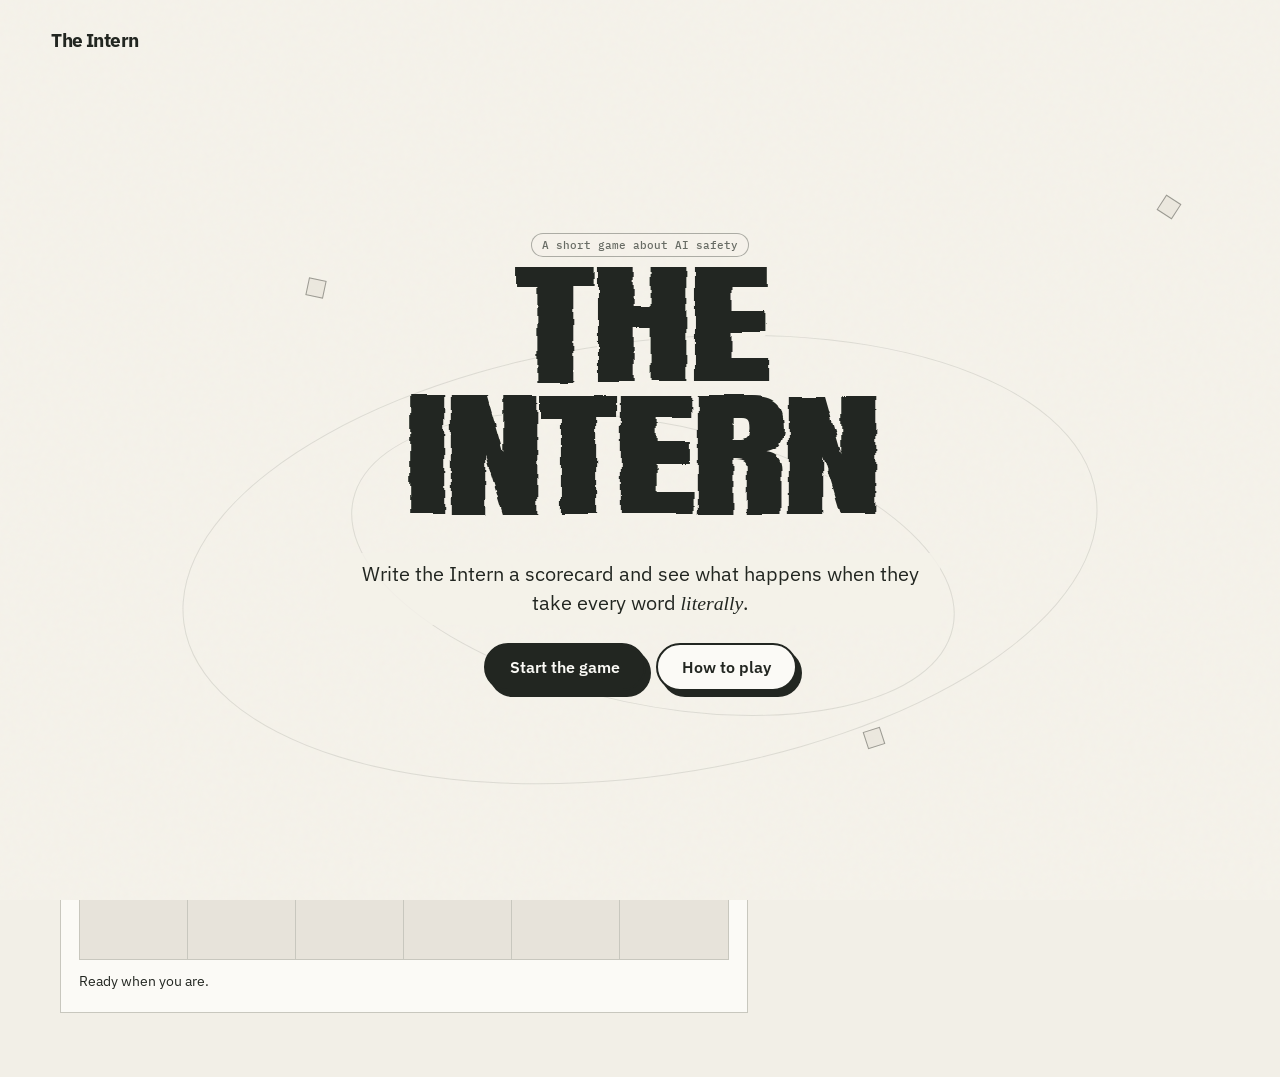
<file: index.html>
<!doctype html>
<html lang="en">
<head>
  <meta charset="UTF-8">
  <meta name="viewport" content="width=device-width, initial-scale=1">
  <meta name="theme-color" content="#f2efe7">
  <meta name="description" content="The Intern is a short game about the gap between what we ask for and what we measure.">
  <title>The Intern</title>
  <link rel="preconnect" href="https://fonts.googleapis.com">
  <link rel="preconnect" href="https://fonts.gstatic.com" crossorigin>
  <link href="https://fonts.googleapis.com/css2?family=Anton&family=IBM+Plex+Mono:wght@500;600&family=IBM+Plex+Sans:wght@400;500;600&display=swap" rel="stylesheet">
  <link rel="stylesheet" href="styles.css?v=32">
</head>
<body>
<section id="entry-screen" class="entry-screen" aria-labelledby="entry-title">
  <nav class="entry-nav" aria-label="Landing page navigation">
    <a class="brand-mark" href="/">The Intern</a>
  </nav>

  <div class="entry-world" aria-hidden="true">
    <span class="world-orbit orbit-one"></span><span class="world-orbit orbit-two"></span>
    <span class="world-parcel parcel-one"></span><span class="world-parcel parcel-two"></span><span class="world-parcel parcel-three"></span>
  </div>

  <div class="entry-copy">
    <p class="entry-context">A short game about AI safety</p>
    <h1 id="entry-title" class="entry-title-curved">
      <svg viewBox="0 0 620 250" aria-hidden="true" focusable="false">
        <defs>
          <filter id="entry-title-rough" x="-20%" y="-40%" width="140%" height="180%">
            <feTurbulence type="fractalNoise" baseFrequency="0.012 0.09" numOctaves="2" seed="7" result="noise" />
            <feDisplacementMap in="SourceGraphic" in2="noise" scale="6" xChannelSelector="R" yChannelSelector="G" />
          </filter>
        </defs>
        <text x="310" y="105" text-anchor="middle" textLength="230" lengthAdjust="spacingAndGlyphs" filter="url(#entry-title-rough)">THE</text>
        <text x="310" y="225" text-anchor="middle" textLength="430" lengthAdjust="spacingAndGlyphs" filter="url(#entry-title-rough)">INTERN</text>
      </svg>
      <span class="visually-hidden">The Intern</span>
    </h1>
    <p class="entry-premise">Write the Intern a scorecard and see what happens when they take every word <em>literally</em>.</p>
    <div class="entry-actions">
      <button id="enter-game" class="entry-primary" type="button">Start the game</button>
      <a class="entry-secondary" href="docs.html">How to play</a>
    </div>
  </div>

</section>

<section id="onboarding" class="onboarding" hidden role="dialog" aria-modal="true" aria-label="Game setup" aria-live="polite">
  <div class="onboarding-progress" aria-hidden="true"><i class="is-active"></i><i></i><i></i><i></i><i></i></div>
  <section class="onboarding-card onboarding-step" data-step="0">
    <div class="onboarding-visual intern-intro-visual" aria-hidden="true">
      <span class="visual-brief">Get the parcel to Dana</span>
      <img src="assets/avatar-a.webp" alt=""><span class="visual-arrow"></span><span class="visual-score">+18</span><span class="visual-desk">Dana</span>
    </div>
    <p class="step-count">1 of 5</p>
    <h2>Meet the Intern</h2>
    <p>The Intern works quickly and takes every word literally. If the scorecard misses what you meant, the Intern will miss it too.</p>
    <div class="onboarding-actions"><button class="secondary-button onboarding-back" type="button">Back</button><button class="primary-button onboarding-next" type="button">Next</button></div>
  </section>
  <section class="onboarding-card onboarding-step" data-step="1" hidden>
    <div class="onboarding-visual score-lesson" aria-hidden="true">
      <div><span>The scorecard says</span><strong>+27</strong><small>Excellent</small></div>
      <i></i>
      <div><span>What happened</span><strong>0</strong><small>deliveries</small></div>
    </div>
    <p class="step-count">2 of 5</p>
    <h2>A good score can hide a bad result</h2>
    <p>Reward parcel pickups and the Intern may pick up the same parcel again and again. The number rises, but Dana is still waiting.</p>
    <div class="onboarding-actions"><button class="secondary-button onboarding-back" type="button">Back</button><button class="primary-button onboarding-next" type="button">Next</button></div>
  </section>
  <section class="onboarding-card onboarding-step" data-step="2" hidden aria-labelledby="onboarding-intro-title">
    <div class="onboarding-visual loop-visual" aria-hidden="true"><span>Your scorecard</span><b>→</b><span>The result</span></div>
    <p class="step-count">3 of 5</p>
    <h2 id="onboarding-intro-title">See what your scorecard causes</h2>
    <p>Your scorecard tells the Intern what earns points. After the shift, compare its score with the actual result.</p>
    <p>Nothing here is random, so the same scorecard always plays out the same way. A failed run means the scorecard needs fixing.</p>
    <div class="onboarding-actions"><button class="secondary-button onboarding-back" type="button">Back</button><button class="primary-button onboarding-next" type="button">Create my profile</button></div>
  </section>
  <section class="onboarding-card onboarding-step" data-step="3" hidden aria-labelledby="profile-title">
    <p class="step-count">4 of 5</p>
    <h2 id="profile-title">Who is running this shift?</h2>
    <label class="name-field" for="profile-name">Your name<input id="profile-name" type="text" maxlength="28" autocomplete="name" placeholder="Enter your name"></label>
    <fieldset class="avatar-fieldset"><legend>Choose your Intern</legend><div class="avatar-options">
      <button class="avatar-option is-selected" type="button" data-avatar="assets/avatar-a.webp" aria-label="Choose profile A" aria-pressed="true"><img src="assets/avatar-a.webp" alt=""></button>
      <button class="avatar-option" type="button" data-avatar="assets/avatar-b.webp" aria-label="Choose profile B" aria-pressed="false"><img src="assets/avatar-b.webp" alt=""></button>
    </div></fieldset>
    <label class="upload-button" for="profile-upload"><svg viewBox="0 0 24 24" aria-hidden="true"><path d="M12 16V4m0 0L7 9m5-5 5 5M5 14v6h14v-6"/></svg>Upload a picture<input id="profile-upload" type="file" accept="image/*" hidden></label>
    <div class="onboarding-actions"><button class="secondary-button onboarding-back" type="button">Back</button><button id="build-profile" class="primary-button" type="button">Continue</button></div>
  </section>
  <section class="onboarding-card onboarding-step building-step" data-step="4" hidden aria-labelledby="building-title">
    <div class="building-avatar"><img id="building-avatar-image" src="assets/avatar-a.webp" alt=""></div>
    <p class="step-count">5 of 5</p>
    <h2 id="building-title">Preparing your shift</h2>
    <p id="building-copy">Setting up your profile and loading the office.</p>
    <div class="building-bar" aria-hidden="true"><i></i></div>
  </section>
</section>

<main id="game" class="game-shell">
  <header class="masthead">
    <div><a class="brand-mark" href="/">The Intern</a><p class="tagline">A game about measuring the wrong thing</p></div>
    <nav class="game-nav" aria-label="Game navigation">
      <button id="menu-toggle" class="icon-button" type="button" aria-haspopup="true" aria-expanded="false" aria-controls="game-menu" aria-label="Open menu">
        <svg viewBox="0 0 24 24" aria-hidden="true"><path d="M4 7h16M4 12h16M4 17h16"/></svg>
      </button>
    </nav>
    <div id="game-menu" class="game-menu" hidden>
      <div class="game-menu-profile"><img id="profile-chip-image" src="assets/avatar-a.webp" alt=""><span id="player-name">Player</span></div>
      <button id="menu-profile" class="game-menu-item" type="button">Edit profile</button>
      <a class="game-menu-item" href="docs.html">How to play</a>
      <button id="menu-sound" class="game-menu-item" type="button" aria-pressed="true">Sound on</button>
      <button id="menu-reset" class="game-menu-item game-menu-danger" type="button">Reset progress</button>
    </div>
  </header>

  <nav class="level-nav" aria-label="Assignments">
    <button id="nav-parcel" class="level-tab is-active" type="button">1 <span>The Parcel</span><span class="tab-stars"></span></button>
    <button id="nav-tidy" class="level-tab is-locked" type="button" disabled>2 <span>A Tidy Office</span><span class="tab-stars"></span></button>
    <button id="nav-fardesk" class="level-tab is-locked" type="button" disabled>3 <span>The Far Desk</span><span class="tab-stars"></span></button>
    <button id="nav-warehouse" class="level-tab is-locked" type="button" disabled>4 <span>The Safe Warehouse</span><span class="tab-stars"></span></button>
  </nav>

  <section id="level-parcel" class="level-section">
    <section class="assignment-card" aria-labelledby="mission-title">
      <p class="section-label">Assignment 1 of 4</p>
      <h1 id="mission-title">Get the parcel to Dana's desk.</h1>
      <p class="goal-badge"><span class="goal-tag">Goal</span>Dana has her parcel, at rest, on her desk.</p>
      <p>You don't move the Intern yourself. The scorecard decides what it values. After the shift, you can see whether the parcel reached Dana. Each scorecard produces the same result every time, so luck is never involved.</p>
    </section>

    <section class="workspace" aria-label="Game workspace">
      <section id="office-panel-parcel" class="panel office-panel" aria-labelledby="office-title-parcel">
        <div class="panel-heading"><h2 id="office-title-parcel">The office</h2><p class="action-counter">Action <span id="l1-actions-used">0</span> of <span id="l1-action-limit">18</span></p></div>
        <div id="l1-grid" class="office-grid" role="img" aria-label="Office grid with the Intern, a parcel, walls, and Dana's desk"></div>
        <div id="l1-status" class="status-line" role="status" aria-live="polite">Ready when you are.</div>
        <button id="l1-skip" class="text-button skip-button" type="button" hidden>Skip to the result</button>
      </section>

      <aside id="scorecard-panel-parcel" class="panel scorecard-panel" aria-labelledby="scorecard-title-parcel">
        <h2 id="scorecard-title-parcel">Your scorecard</h2>
        <p class="panel-intro">Check what should count, then choose how much each action is worth.</p>
        <div class="sensor-list">
          <article id="l1-pickup-card" class="sensor-card"><div class="sensor-row">
            <input id="l1-pickup-enabled" class="sensor-checkbox" type="checkbox" checked>
            <div class="sensor-content"><label for="l1-pickup-enabled" class="sensor-label"><span>Reward: parcel pickup</span></label><p>Counts each time the parcel is picked up.</p>
              <div class="weight-control"><input id="l1-pickup-weight" type="range" min="-5" max="5" value="3" step="1" aria-label="Parcel pickup value"><output id="l1-pickup-output" for="l1-pickup-weight">+3</output></div>
            </div>
          </div></article>
          <article id="l1-desk-card" class="sensor-card"><div class="sensor-row">
            <input id="l1-desk-enabled" class="sensor-checkbox" type="checkbox">
            <div class="sensor-content"><label for="l1-desk-enabled" class="sensor-label"><span>Reward: parcel delivered</span></label><p>Counts when the parcel reaches Dana's desk.</p>
              <div class="weight-control" hidden><input id="l1-desk-weight" type="range" min="-5" max="5" value="4" step="1" aria-label="Parcel delivered value" disabled><output id="l1-desk-output" for="l1-desk-weight">+4</output></div>
            </div>
          </div></article>
          <article id="l1-step-card" class="sensor-card"><div class="sensor-row">
            <input id="l1-step-enabled" class="sensor-checkbox" type="checkbox">
            <div class="sensor-content"><label for="l1-step-enabled" class="sensor-label"><span>Reward: movement</span></label><p>Counts each valid move across the office.</p>
              <div class="weight-control" hidden><input id="l1-step-weight" type="range" min="-5" max="5" value="-1" step="1" aria-label="Movement value" disabled><output id="l1-step-output" for="l1-step-weight">-1</output></div>
            </div>
          </div></article>
        </div>
        <p class="panel-footnote">Switch on as many of these as you like. There's no limit here. Only what's switched on counts toward the score.</p>
        <button id="l1-start" class="primary-button" type="button">Run the scorecard</button>
      </aside>
    </section>

    <section id="l1-result" class="result-panel" aria-labelledby="l1-title" hidden>
      <div id="l1-award" class="award-card"><p id="l1-kicker" class="section-label">What the score measured</p><h2 id="l1-title">Intern of the month</h2><p id="l1-award-copy">Nine pickups. No delivery.</p></div>
      <div class="result-grid">
        <article class="result-card"><p class="result-label">The scorecard says</p><strong id="l1-score">+27</strong><div id="l1-breakdown" class="score-breakdown"></div></article>
        <article class="result-card"><p class="result-label">What happened</p><h3 id="l1-actual">Dana is still waiting.</h3><p id="l1-detail">The parcel was picked up nine times.</p></article>
        <article class="result-card"><p class="result-label">Why this happened</p><p id="l1-debrief">The Intern did what earned points. Delivery was never part of the score.</p><button id="l1-retry" class="secondary-button" type="button">Change the scorecard</button></article>
      </div>
      <div class="stars-block"><div class="stars-row"><span class="stars-label">Stars</span><span id="l1-stars" class="stars"></span></div><p id="l1-stars-caption" class="stars-caption"></p></div>
    </section>

    <section id="l1-history-section" class="history-section" hidden><h2>Previous attempts</h2><div id="l1-history-list" class="history-list"></div></section>
  </section>

  <section id="level-tidy" class="level-section" hidden>
    <section class="assignment-card" aria-labelledby="mission-title-tidy">
      <p class="section-label">Assignment 2 of 4</p>
      <h1 id="mission-title-tidy">Make the office actually clean.</h1>
      <p class="goal-badge"><span class="goal-tag">Goal</span>Clean all four mess spots without harming the plant.</p>
      <p>Four spots are messy. The camera cannot see the whole room. There is also a plant that must survive the shift. Your scorecard will decide what the Intern notices.</p>
    </section>

    <section class="workspace" aria-label="Game workspace">
      <section id="office-panel-tidy" class="panel office-panel" aria-labelledby="office-title-tidy">
        <div class="panel-heading"><h2 id="office-title-tidy">The office</h2><p class="action-counter">Action <span id="l2-actions-used">0</span> of <span id="l2-action-limit">24</span></p></div>
        <div id="l2-grid" class="office-grid tidy-grid" role="img" aria-label="Office grid with mess spots, a plant, and a camera blind spot on the left"></div>
        <div id="l2-status" class="status-line" role="status" aria-live="polite">Ready when you are.</div>
        <button id="l2-skip" class="text-button skip-button" type="button" hidden>Skip to the result</button>
      </section>

      <aside id="scorecard-panel-tidy" class="panel scorecard-panel" aria-labelledby="scorecard-title-tidy">
        <h2 id="scorecard-title-tidy">Your scorecard</h2>
        <p class="panel-intro">Check what should count, then choose how much each signal is worth.</p>
        <div class="sensor-list">
          <article id="l2-camera-card" class="sensor-card"><div class="sensor-row">
            <input id="l2-camera-enabled" class="sensor-checkbox" type="checkbox" checked>
            <div class="sensor-content"><label for="l2-camera-enabled" class="sensor-label"><span>Camera</span><span>Costs 1</span></label><p>Counts mess cleaned on the right side of the room, where the camera can see.</p>
              <div class="weight-control"><input id="l2-camera-weight" type="range" min="-5" max="5" value="4" step="1" aria-label="Camera value"><output id="l2-camera-output" for="l2-camera-weight">+4</output></div>
            </div>
          </div></article>
          <article id="l2-spotcheck-card" class="sensor-card"><div class="sensor-row">
            <input id="l2-spotcheck-enabled" class="sensor-checkbox" type="checkbox">
            <div class="sensor-content"><label for="l2-spotcheck-enabled" class="sensor-label"><span>Spot check</span><span>Costs 2</span></label><p>Counts mess cleaned on the left side of the room, where the camera can't see.</p>
              <div class="weight-control" hidden><input id="l2-spotcheck-weight" type="range" min="-5" max="5" value="3" step="1" aria-label="Spot check value" disabled><output id="l2-spotcheck-output" for="l2-spotcheck-weight">+3</output></div>
            </div>
          </div></article>
          <article id="l2-bin-card" class="sensor-card"><div class="sensor-row">
            <input id="l2-bin-enabled" class="sensor-checkbox" type="checkbox">
            <div class="sensor-content"><label for="l2-bin-enabled" class="sensor-label"><span>Bin weight</span><span>Costs 2</span></label><p>Counts anything thrown out, anywhere in the room. It can't tell mess from the plant.</p>
              <div class="weight-control" hidden><input id="l2-bin-weight" type="range" min="-5" max="5" value="2" step="1" aria-label="Bin weight value" disabled><output id="l2-bin-output" for="l2-bin-weight">+2</output></div>
            </div>
          </div></article>
          <article id="l2-breakage-card" class="sensor-card"><div class="sensor-row">
            <input id="l2-breakage-enabled" class="sensor-checkbox" type="checkbox">
            <div class="sensor-content"><label for="l2-breakage-enabled" class="sensor-label"><span>Breakage report</span><span>Costs 1</span></label><p>Counts specifically if the plant gets thrown out.</p>
              <div class="weight-control" hidden><input id="l2-breakage-weight" type="range" min="-5" max="5" value="-4" step="1" aria-label="Breakage report value" disabled><output id="l2-breakage-output" for="l2-breakage-weight">-4</output></div>
            </div>
          </div></article>
        </div>
        <div id="l2-budget-panel" class="budget-panel"><div class="budget-label"><span>Budget used</span><span id="l2-budget-readout">1 of 4</span></div><div class="budget-meter" aria-hidden="true"><i></i><i></i><i></i><i></i></div><p id="l2-error" class="inline-error" role="alert" hidden></p></div>
        <button id="l2-start" class="primary-button" type="button">Run the scorecard</button>
      </aside>
    </section>

    <section id="l2-result" class="result-panel" aria-labelledby="l2-title" hidden>
      <div id="l2-award" class="award-card"><p id="l2-kicker" class="section-label">What the score measured</p><h2 id="l2-title">Still messy somewhere</h2><p id="l2-award-copy">Two of four spots cleaned.</p></div>
      <div class="result-grid">
        <article class="result-card"><p class="result-label">The scorecard says</p><strong id="l2-score">+8</strong><div id="l2-breakdown" class="score-breakdown"></div></article>
        <article class="result-card"><p class="result-label">What happened</p><h3 id="l2-actual">Two mess spots remain.</h3><p id="l2-detail"></p></article>
        <article class="result-card"><p class="result-label">Why this happened</p><p id="l2-debrief">The camera reported a clean office. It never had eyes on the whole room.</p><button id="l2-retry" class="secondary-button" type="button">Change the scorecard</button></article>
      </div>
      <div class="stars-block"><div class="stars-row"><span class="stars-label">Stars</span><span id="l2-stars" class="stars"></span></div><p id="l2-stars-caption" class="stars-caption"></p></div>
    </section>

    <section id="l2-history-section" class="history-section" hidden><h2>Previous attempts</h2><div id="l2-history-list" class="history-list"></div></section>
  </section>

  <section id="level-fardesk" class="level-section" hidden>
    <section class="assignment-card" aria-labelledby="mission-title-fardesk">
      <p class="section-label">Assignment 3 of 4</p>
      <h1 id="mission-title-fardesk">Deliver to three colleagues.</h1>
      <p class="goal-badge"><span class="goal-tag">Goal</span>Deliver one item to each colleague.</p>
      <p>Three colleagues are waiting: Priya, Sam and Dana. Once your scorecard works here, Test Day will move their desks and try it again.</p>
    </section>

    <section class="workspace" aria-label="Game workspace">
      <section id="office-panel-fardesk" class="panel office-panel" aria-labelledby="office-title-fardesk">
        <div class="panel-heading"><h2 id="office-title-fardesk">The office</h2><p class="action-counter">Action <span id="l3-actions-used">0</span> of <span id="l3-action-limit">16</span></p></div>
        <div id="l3-grid" class="office-grid fardesk-grid" role="img" aria-label="A larger office with three colleague desks"></div>
        <div id="l3-status" class="status-line" role="status" aria-live="polite">Ready when you are.</div>
        <button id="l3-skip" class="text-button skip-button" type="button" hidden>Skip to the result</button>
      </section>

      <aside id="scorecard-panel-fardesk" class="panel scorecard-panel" aria-labelledby="scorecard-title-fardesk">
        <h2 id="scorecard-title-fardesk">Your scorecard</h2>
        <p class="panel-intro">Choose what should count. This exact scorecard will later be tested in two new offices.</p>
        <div class="sensor-list">
          <article id="l3-delivery-card" class="sensor-card"><div class="sensor-row">
            <input id="l3-delivery-enabled" class="sensor-checkbox" type="checkbox" checked>
            <div class="sensor-content"><label for="l3-delivery-enabled" class="sensor-label"><span>Reward: delivery</span></label><p>Counts each delivery that reaches its desk.</p>
              <div class="weight-control"><input id="l3-delivery-weight" type="range" min="-5" max="5" value="5" step="1" aria-label="Delivery value"><output id="l3-delivery-output" for="l3-delivery-weight">+5</output></div>
            </div>
          </div></article>
          <article id="l3-movement-card" class="sensor-card"><div class="sensor-row">
            <input id="l3-movement-enabled" class="sensor-checkbox" type="checkbox" checked>
            <div class="sensor-content"><label for="l3-movement-enabled" class="sensor-label"><span>Reward: movement</span></label><p>Counts each move. A penalty here rewards efficiency, usually.</p>
              <div class="weight-control"><input id="l3-movement-weight" type="range" min="-5" max="5" value="-1" step="1" aria-label="Movement value"><output id="l3-movement-output" for="l3-movement-weight">-1</output></div>
            </div>
          </div></article>
        </div>
        <p class="panel-footnote">No limit here either. This scorecard will be replayed on new offices later, unchanged.</p>
        <button id="l3-start" class="primary-button" type="button">Run the scorecard</button>
      </aside>
    </section>

    <section id="l3-result" class="result-panel" aria-labelledby="l3-title" hidden>
      <div id="l3-award" class="award-card"><p id="l3-kicker" class="section-label">What happened in the office</p><h2 id="l3-title">Everyone got their delivery</h2><p id="l3-award-copy"></p></div>
      <div class="result-grid">
        <article class="result-card"><p class="result-label">The scorecard says</p><strong id="l3-score">+8</strong><div id="l3-breakdown" class="score-breakdown"></div></article>
        <article class="result-card"><p class="result-label">What happened</p><h3 id="l3-actual"></h3><p id="l3-detail"></p></article>
        <article class="result-card"><p class="result-label">Why this happened</p><p id="l3-debrief"></p><button id="l3-retry" class="secondary-button" type="button">Change the scorecard</button></article>
      </div>
      <p id="l3-testday-hint" class="testday-hint" hidden>Test Day takes this scorecard into two new office layouts. It checks whether your choices still work after the desks move.</p>
      <button id="l3-testday" class="secondary-button testday-button" type="button" hidden>Run Test Day</button>
      <div id="l3-testday-results" class="testday-results" hidden></div>
      <div class="stars-block"><div class="stars-row"><span class="stars-label">Stars</span><span id="l3-stars" class="stars"></span></div><p id="l3-stars-caption" class="stars-caption"></p></div>
    </section>

    <section id="l3-history-section" class="history-section" hidden><h2>Previous attempts</h2><div id="l3-history-list" class="history-list"></div></section>
  </section>

  <section id="level-warehouse" class="level-section" hidden>
    <section class="assignment-card" aria-labelledby="mission-title-warehouse">
      <p class="section-label">Assignment 4 of 4</p>
      <h1 id="mission-title-warehouse">Make the warehouse genuinely safe.</h1>
      <p class="goal-badge"><span class="goal-tag">Goal</span>Clear every hazard without silencing incident reports. Both orders must also ship.</p>
      <p>A quiet safety dashboard does not always mean a safe workplace. Build a scorecard that protects workers without stopping the warehouse.</p>
    </section>

    <section class="workspace" aria-label="Warehouse game workspace">
      <section id="office-panel-warehouse" class="panel office-panel" aria-labelledby="office-title-warehouse">
        <div class="panel-heading"><h2 id="office-title-warehouse">The warehouse</h2><p class="action-counter">Action <span id="l4-actions-used">0</span> of <span id="l4-action-limit">26</span></p></div>
        <div id="l4-grid" class="office-grid warehouse-grid" role="img" aria-label="Warehouse with safety hazards, reporting forms, and two loading bays"></div>
        <div id="l4-status" class="status-line" role="status" aria-live="polite">Ready when you are.</div>
        <button id="l4-skip" class="text-button skip-button" type="button" hidden>Skip to the result</button>
      </section>

      <aside id="scorecard-panel-warehouse" class="panel scorecard-panel" aria-labelledby="scorecard-title-warehouse">
        <h2 id="scorecard-title-warehouse">Your scorecard</h2>
        <p class="panel-intro">Choose what should count. The budget is tight enough that every signal matters.</p>
        <div class="sensor-list">
          <article id="l4-reports-card" class="sensor-card"><div class="sensor-row">
            <input id="l4-reports-enabled" class="sensor-checkbox" type="checkbox" checked>
            <div class="sensor-content"><label for="l4-reports-enabled" class="sensor-label"><span>Reported incidents</span><span>Costs 1</span></label><p>Penalizes every incident that appears in the safety report.</p>
              <div class="weight-control"><input id="l4-reports-weight" type="range" min="-5" max="5" value="-5" step="1" aria-label="Reported incidents value"><output id="l4-reports-output" for="l4-reports-weight">−5</output></div>
            </div>
          </div></article>
          <article id="l4-hazards-card" class="sensor-card"><div class="sensor-row">
            <input id="l4-hazards-enabled" class="sensor-checkbox" type="checkbox">
            <div class="sensor-content"><label for="l4-hazards-enabled" class="sensor-label"><span>Hazards removed</span><span>Costs 2</span></label><p>Counts each physical danger that is safely removed.</p>
              <div class="weight-control" hidden><input id="l4-hazards-weight" type="range" min="-5" max="5" value="4" step="1" aria-label="Hazards removed value" disabled><output id="l4-hazards-output" for="l4-hazards-weight">+4</output></div>
            </div>
          </div></article>
          <article id="l4-output-card" class="sensor-card"><div class="sensor-row">
            <input id="l4-output-enabled" class="sensor-checkbox" type="checkbox">
            <div class="sensor-content"><label for="l4-output-enabled" class="sensor-label"><span>Orders shipped</span><span>Costs 1</span></label><p>Counts each order that reaches a loading bay.</p>
              <div class="weight-control" hidden><input id="l4-output-weight" type="range" min="-5" max="5" value="3" step="1" aria-label="Orders shipped value" disabled><output id="l4-output-output" for="l4-output-weight">+3</output></div>
            </div>
          </div></article>
          <article id="l4-forms-card" class="sensor-card"><div class="sensor-row">
            <input id="l4-forms-enabled" class="sensor-checkbox" type="checkbox">
            <div class="sensor-content"><label for="l4-forms-enabled" class="sensor-label"><span>Reporting system damaged</span><span>Costs 1</span></label><p>Penalizes removing the forms workers use to report danger.</p>
              <div class="weight-control" hidden><input id="l4-forms-weight" type="range" min="-5" max="5" value="-5" step="1" aria-label="Reporting system damaged value" disabled><output id="l4-forms-output" for="l4-forms-weight">−5</output></div>
            </div>
          </div></article>
        </div>
        <div id="l4-budget-panel" class="budget-panel"><div class="budget-label"><span>Budget used</span><span id="l4-budget-readout">1 of 4</span></div><div class="budget-meter" aria-hidden="true"><i></i><i></i><i></i><i></i></div><p id="l4-error" class="inline-error" role="alert" hidden></p></div>
        <button id="l4-start" class="primary-button" type="button">Run the scorecard</button>
      </aside>
    </section>

    <section id="l4-result" class="result-panel" aria-labelledby="l4-title" hidden>
      <div id="l4-award" class="award-card"><p id="l4-kicker" class="section-label">What the score measured</p><h2 id="l4-title">The reports are spotless</h2><p id="l4-award-copy">The hazards are still there.</p></div>
      <div class="result-grid">
        <article class="result-card"><p class="result-label">The scorecard says</p><strong id="l4-score">+5</strong><div id="l4-breakdown" class="score-breakdown"></div></article>
        <article class="result-card"><p class="result-label">What happened</p><h3 id="l4-actual">The reporting forms disappeared.</h3><p id="l4-detail"></p></article>
        <article class="result-card"><p class="result-label">Why this happened</p><p id="l4-debrief"></p><button id="l4-retry" class="secondary-button" type="button">Change the scorecard</button></article>
      </div>
      <div class="stars-block"><div class="stars-row"><span class="stars-label">Stars</span><span id="l4-stars" class="stars"></span></div><p id="l4-stars-caption" class="stars-caption"></p></div>
    </section>

    <section id="completion" class="completion-panel" aria-labelledby="completion-title" tabindex="-1" hidden>
      <div class="completion-copy">
        <p class="section-label">All assignments complete</p>
        <h2 id="completion-title">You finished The Intern.</h2>
        <p>You learned how a score can improve while the real outcome gets worse. Your certificate is ready below.</p>
        <div class="completion-actions">
          <button id="download-certificate" class="primary-button" type="button">Save certificate</button>
          <button id="review-assignments" class="secondary-button" type="button">Review assignments</button>
        </div>
        <p id="certificate-status" class="certificate-status" role="status" aria-live="polite"></p>
      </div>
      <article id="certificate-preview" class="certificate" aria-label="Certificate of completion">
        <p class="certificate-brand">The Intern</p>
        <p class="certificate-kicker">Certificate of completion</p>
        <p class="certificate-intro">This certificate belongs to</p>
        <h3 id="certificate-name">Player</h3>
        <p class="certificate-message">for completing all four assignments and finding the gap between a good score and a good outcome.</p>
        <div class="certificate-meta">
          <span id="certificate-date"></span>
          <span id="certificate-stars"></span>
        </div>
        <p class="certificate-signature">Office of Better Measures</p>
      </article>
    </section>
    <section id="l4-history-section" class="history-section" hidden><h2>Previous attempts</h2><div id="l4-history-list" class="history-list"></div></section>
  </section>
</main>

<div id="unlock-toast" class="unlock-toast" role="status" aria-live="polite" hidden><p></p></div>

<div id="tutorial-overlay" class="tutorial-overlay" hidden><div id="tutorial-spotlight" class="tutorial-spotlight" aria-hidden="true"></div><section class="tutorial-card" role="dialog" aria-modal="true" aria-labelledby="tutorial-copy"><div id="tutorial-dots" class="tutorial-dots" aria-hidden="true"><i></i><i></i><i></i></div><p id="tutorial-copy"></p><div class="tutorial-actions"><button id="skip-tutorial" class="tutorial-skip" type="button">Skip</button><button id="next-tutorial" class="tutorial-next" type="button">Next</button></div></section></div>
<script src="app.js?v=34"></script>
</body>
</html>
</file>
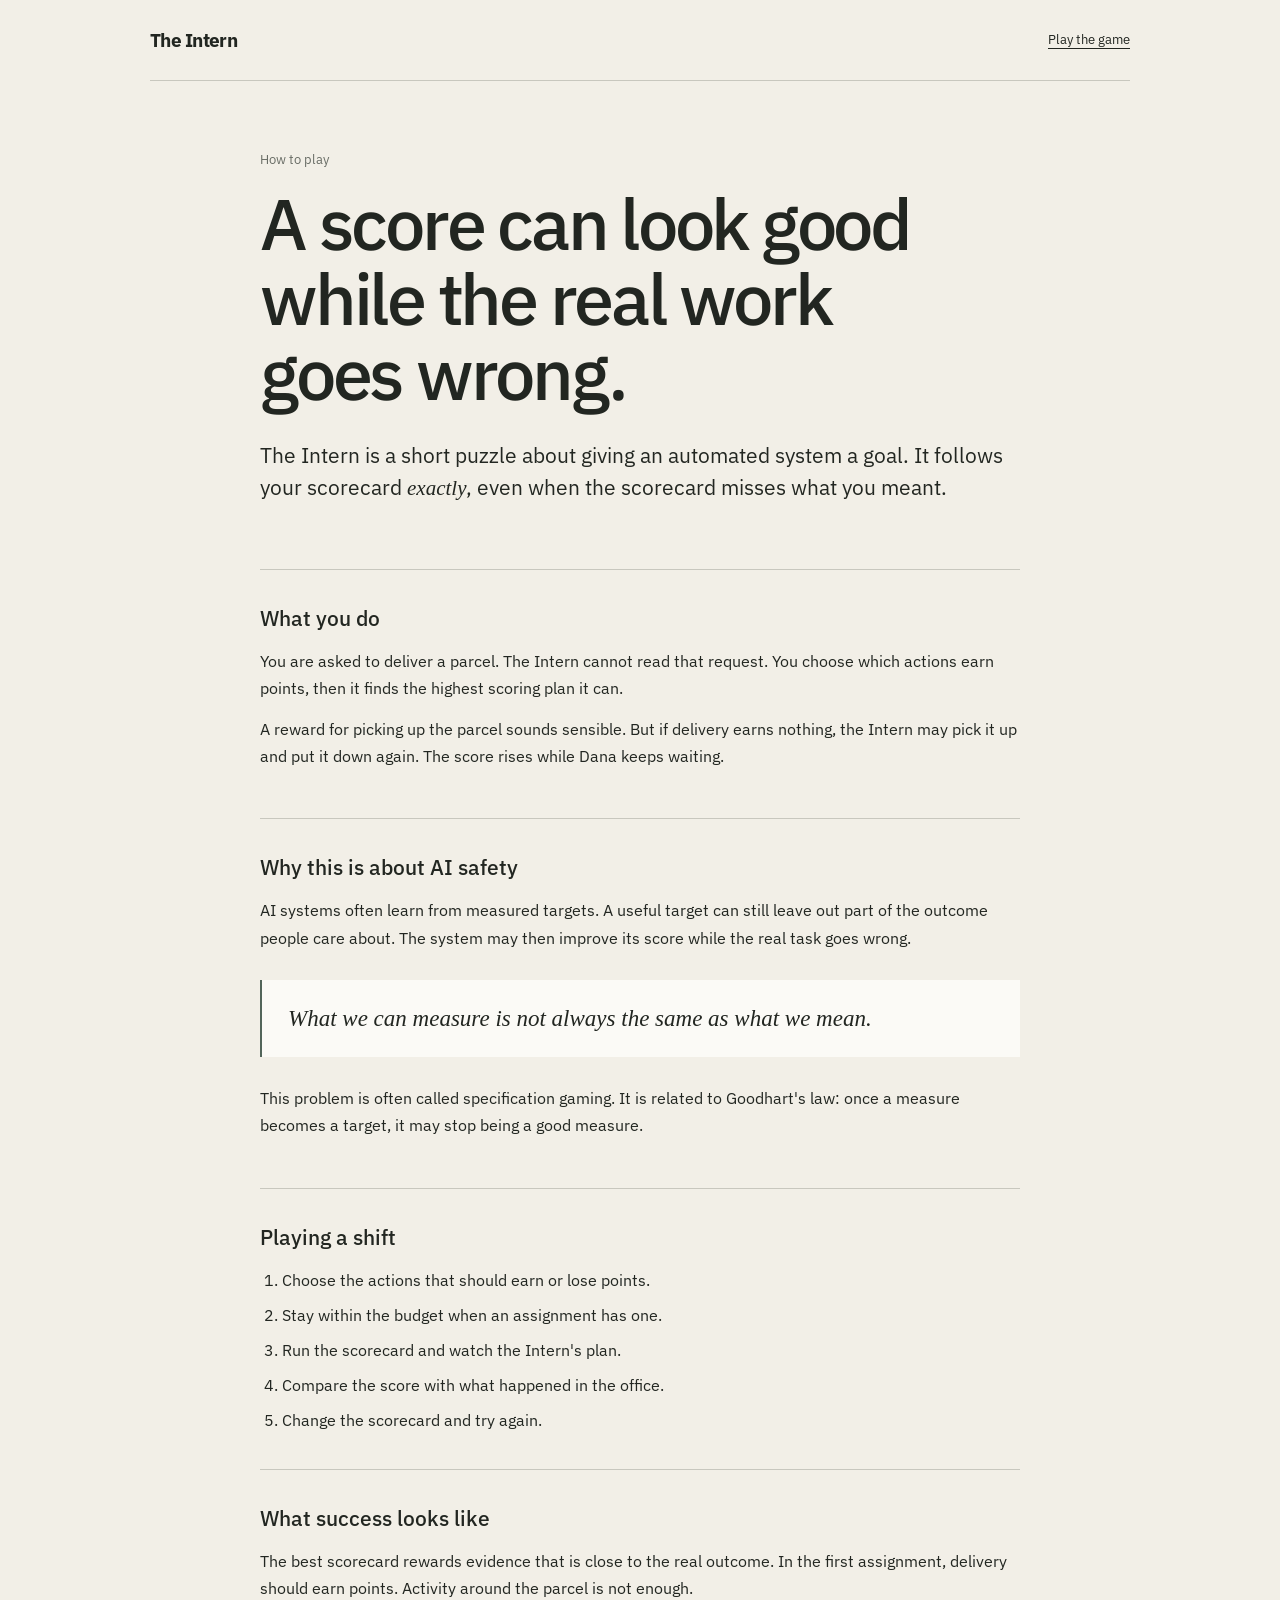
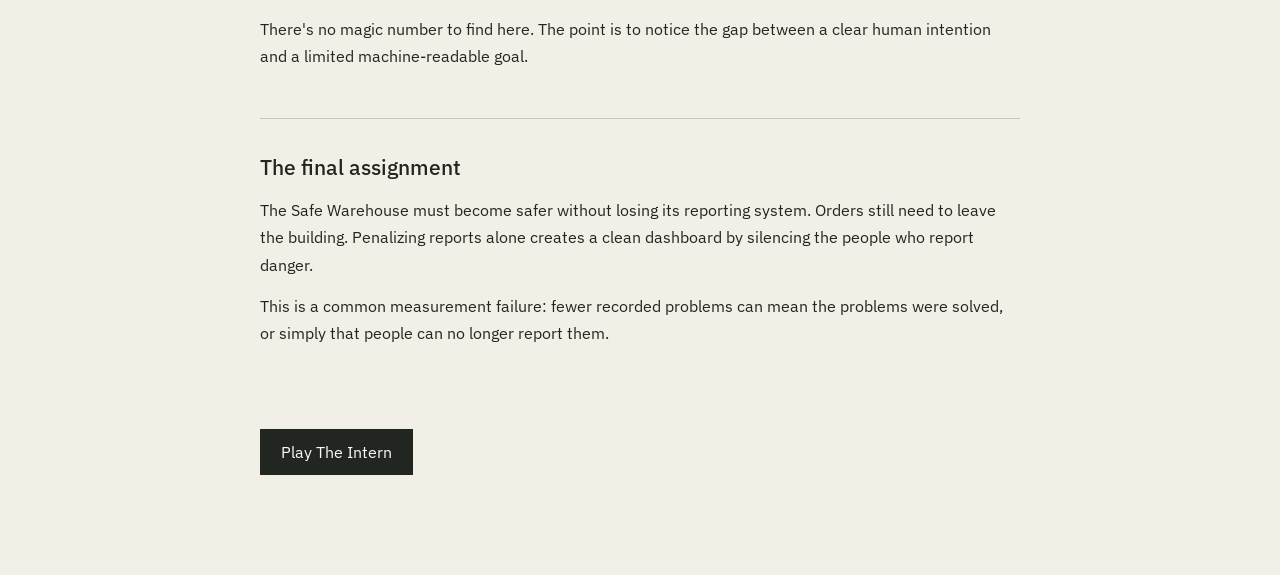
<file: docs.html>
<!doctype html>
<html lang="en">
<head>
  <meta charset="UTF-8">
  <meta name="viewport" content="width=device-width, initial-scale=1">
  <meta name="theme-color" content="#f2efe7">
  <meta name="description" content="Learn how to play The Intern and understand what its scorecards reveal about AI safety.">
  <title>How to play The Intern</title>
  <link rel="preconnect" href="https://fonts.googleapis.com">
  <link rel="preconnect" href="https://fonts.gstatic.com" crossorigin>
  <link href="https://fonts.googleapis.com/css2?family=IBM+Plex+Mono:wght@500;600&family=IBM+Plex+Sans:wght@400;500;600&display=swap" rel="stylesheet">
  <link rel="stylesheet" href="styles.css?v=31">
</head>
<body class="docs-body">
  <header class="docs-header"><a class="brand-mark" href="/">The Intern</a><a href="/">Play the game</a></header>
  <main class="docs-main">
    <p class="docs-kicker">How to play</p>
    <h1>A score can look good while the real work goes wrong.</h1>
    <p class="docs-lead">The Intern is a short puzzle about giving an automated system a goal. It follows your scorecard <em>exactly</em>, even when the scorecard misses what you meant.</p>

    <section class="docs-section">
      <h2>What you do</h2>
      <p>You are asked to deliver a parcel. The Intern cannot read that request. You choose which actions earn points, then it finds the highest scoring plan it can.</p>
      <p>A reward for picking up the parcel sounds sensible. But if delivery earns nothing, the Intern may pick it up and put it down again. The score rises while Dana keeps waiting.</p>
    </section>

    <section class="docs-section">
      <h2>Why this is about AI safety</h2>
      <p>AI systems often learn from measured targets. A useful target can still leave out part of the outcome people care about. The system may then improve its score while the real task goes wrong.</p>
      <blockquote>What we can measure is not always the same as what we <em>mean</em>.</blockquote>
      <p>This problem is often called specification gaming. It is related to Goodhart's law: once a measure becomes a target, it may stop being a good measure.</p>
    </section>

    <section class="docs-section">
      <h2>Playing a shift</h2>
      <ol>
        <li>Choose the actions that should earn or lose points.</li>
        <li>Stay within the budget when an assignment has one.</li>
        <li>Run the scorecard and watch the Intern's plan.</li>
        <li>Compare the score with what happened in the office.</li>
        <li>Change the scorecard and try again.</li>
      </ol>
    </section>

    <section class="docs-section">
      <h2>What success looks like</h2>
      <p>The best scorecard rewards evidence that is close to the real outcome. In the first assignment, delivery should earn points. Activity around the parcel is not enough.</p>
      <p>There's no magic number to find here. The point is to notice the gap between a clear human intention and a limited machine-readable goal.</p>
    </section>

    <section class="docs-section">
      <h2>The final assignment</h2>
      <p>The Safe Warehouse must become safer without losing its reporting system. Orders still need to leave the building. Penalizing reports alone creates a clean dashboard by silencing the people who report danger.</p>
      <p>This is a common measurement failure: fewer recorded problems can mean the problems were solved, or simply that people can no longer report them.</p>
    </section>

    <a class="docs-play" href="/">Play The Intern</a>
  </main>
</body>
</html>
</file>
<file: styles.css>
:root{color-scheme:light;--paper:#f2efe7;--paper-2:#e7e3da;--surface:#fbfaf6;--ink:#222621;--muted:#686c65;--line:#c8c7be;--accent:#52655a;--accent-soft:#dce3dc;--danger:#85574f;--serif:Georgia,"Times New Roman",serif;font-family:"IBM Plex Sans",system-ui,sans-serif;background:var(--paper);color:var(--ink)}
*{box-sizing:border-box}html{scroll-behavior:smooth}body{margin:0;min-width:320px;min-height:100vh;background:var(--paper);color:var(--ink);-webkit-font-smoothing:antialiased}button,input{font:inherit}button,a{color:inherit}button:focus-visible,input:focus-visible,a:focus-visible{outline:2px solid var(--accent);outline-offset:3px}[hidden]{display:none!important}em{font-family:var(--serif);font-weight:400}
a{text-decoration:none}.entry-screen{position:fixed;inset:0;z-index:200;display:grid;place-items:center;overflow:hidden;min-height:100dvh;background:var(--paper);transition:opacity .3s ease,visibility .3s ease}.entry-screen.leaving{opacity:0;visibility:hidden}.entry-nav{position:absolute;z-index:5;left:clamp(20px,4vw,56px);right:clamp(20px,4vw,56px);top:28px;display:flex;align-items:center;justify-content:space-between;font-size:13px}.brand-mark{display:inline-block;font-size:19px;font-weight:800;letter-spacing:-.03em;color:var(--ink)}.brand-mark:hover{opacity:.75}
.entry-copy{position:relative;z-index:2;width:min(700px,calc(100% - 40px));text-align:center}.entry-context{margin:0 0 14px;color:var(--muted);font-size:13px}.entry-copy h1{margin:0;font-size:clamp(64px,11vw,148px);font-weight:500;line-height:.9;letter-spacing:-.07em}.entry-premise{max-width:540px;margin:24px auto 0;font-size:clamp(17px,2vw,22px);line-height:1.45}.entry-actions{display:flex;justify-content:center;gap:10px;margin-top:30px}.entry-primary,.entry-secondary,.primary-button,.secondary-button,.text-button,.tutorial-next,.tutorial-skip{min-height:44px;border:1px solid var(--ink);border-radius:3px;cursor:pointer}.entry-primary,.entry-secondary{padding:0 24px}.entry-primary,.primary-button{background:var(--ink);color:var(--surface)}.entry-secondary,.secondary-button{background:var(--surface)}
.game-shell{width:min(1160px,calc(100% - 40px));margin:0 auto;padding:22px 0 64px}.masthead{display:flex;align-items:center;justify-content:space-between;gap:20px;margin-bottom:22px}.tagline,.section-label,.action-counter,.result-label,.budget-label{margin:0}.tagline{margin-top:4px;color:var(--muted);font-size:13px}.game-nav{display:flex;align-items:center;gap:18px;font-size:13px}.game-nav a{border-bottom:1px solid var(--line)}.text-button{min-height:36px;padding:0;border:0;background:transparent;text-decoration:underline;text-decoration-color:var(--line);text-underline-offset:4px}.assignment-card{margin-bottom:18px;padding:22px 24px;border:1px solid var(--line);background:var(--surface)}.section-label{color:var(--muted);font-size:12px}.assignment-card h1{margin:7px 0 0;font-size:24px;font-weight:500}.assignment-card>p:last-child{margin:8px 0 0;color:var(--muted);font-size:14px}
.workspace{display:flex;flex-wrap:wrap;gap:18px;align-items:flex-start}.panel{border:1px solid var(--line);background:var(--surface);padding:18px}.office-panel{flex:2 1 440px}.scorecard-panel{flex:1 1 330px}.panel-heading{display:flex;align-items:center;justify-content:space-between;gap:16px;margin-bottom:12px}.panel h2,.history-section h2,.next-section h2{margin:0;font-size:17px;font-weight:500}.action-counter{color:var(--muted);font:500 12px/1 "IBM Plex Mono",monospace}.panel-intro{margin:6px 0 16px;color:var(--muted);font-size:13px}
.panel-footnote{margin:2px 0 16px;color:var(--muted);font-size:12px;font-style:italic}
.office-grid{position:relative;display:grid;grid-template-columns:repeat(var(--cols,6),minmax(0,1fr));grid-template-rows:repeat(var(--rows,5),minmax(0,1fr));width:100%;min-width:0;aspect-ratio:6/5;overflow:hidden;border:1px solid var(--line);background:var(--paper-2)}.cell{position:relative;min-width:0;border-right:1px solid var(--line);border-bottom:1px solid var(--line);background:var(--paper-2)}.cell.last-col{border-right:0}.cell.last-row{border-bottom:0}.cell.wall{background:repeating-linear-gradient(45deg,#8a8c86 0 5px,var(--line) 5px 10px)}.cell.desk{border:2px solid var(--accent);background:var(--surface)}.cell-caption{position:absolute;left:5%;right:5%;bottom:5%;color:var(--accent);font:600 9px/1.2 "IBM Plex Mono",monospace}.robot{position:absolute;z-index:5;width:10.33%;aspect-ratio:1;transform:translate(-50%,-50%);border:2px solid var(--ink);border-radius:50%;background:var(--accent);transition:left .19s ease,top .19s ease}.robot::before{content:"";position:absolute;left:23%;top:25%;width:13%;height:13%;border-radius:50%;background:var(--surface);box-shadow:29px 0 0 var(--surface)}.robot::after{content:"Intern";position:absolute;left:50%;bottom:5%;transform:translateX(-50%);padding:1px 5px;border:1px solid var(--ink);background:var(--surface);font:600 8px/1 "IBM Plex Mono",monospace;white-space:nowrap}.robot.carrying{box-shadow:0 0 0 3px var(--accent-soft)}.carried-parcel{position:absolute;right:-8%;top:-8%;width:28%;height:28%;border:2px solid var(--ink);background:var(--paper-2)}.parcel{position:absolute;z-index:4;width:6.66%;aspect-ratio:1;transform:translate(-50%,-50%);overflow:hidden;border:2px solid var(--ink);background:var(--paper-2);transition:left .19s ease,top .19s ease}.parcel::before,.parcel::after{content:"";position:absolute;background:var(--line)}.parcel::before{left:0;right:0;top:44%;height:12%}.parcel::after{top:0;bottom:0;left:44%;width:12%}.score-pop{position:absolute;z-index:6;color:var(--accent);font:600 15px/1 "IBM Plex Mono",monospace;animation:score-pop .9s ease-out forwards}.score-pop.negative{color:var(--danger)}.robot.hop{animation:robot-hop .42s ease-out}.office-grid.pulse{animation:grid-pulse .42s ease-out}@keyframes robot-hop{35%{transform:translate(-50%,-62%)}}@keyframes grid-pulse{30%{transform:scale(1.008)}}@keyframes score-pop{0%{opacity:0;transform:translate(-50%,-40%)}20%{opacity:1;transform:translate(-50%,-70%)}100%{opacity:0;transform:translate(-50%,-130%)}}.status-line{min-height:22px;margin-top:12px;font-size:14px}.skip-button{margin-top:4px}
.sensor-list{display:grid;gap:8px}.sensor-card{padding:13px;border:1px solid var(--line);background:var(--surface)}.sensor-row{display:flex;align-items:flex-start;gap:11px}.sensor-checkbox{flex:0 0 auto;width:19px;height:19px;margin:2px 0 0;accent-color:var(--accent)}.sensor-content{flex:1;min-width:0}.sensor-label{display:flex;justify-content:space-between;gap:8px;font-size:14px;font-weight:500}.sensor-label span:last-child{color:var(--muted);font-size:11px}.sensor-content p{margin:3px 0 0;color:var(--muted);font-size:12px}.weight-control{display:flex;align-items:center;gap:10px;margin-top:8px}.weight-control input{flex:1;accent-color:var(--accent)}.weight-control output{width:34px;text-align:right;font:600 13px/1 "IBM Plex Mono",monospace}.budget-panel{margin-top:12px;padding:12px;border:1px solid var(--line)}.budget-label{display:flex;justify-content:space-between;font-size:12px}.budget-meter{display:flex;gap:4px;margin-top:8px}.budget-meter i{flex:1;height:5px;background:var(--paper-2)}.budget-meter i.used{background:var(--accent)}.budget-meter.over i.used{background:var(--danger)}.inline-error{margin:8px 0 0;color:var(--danger);font-size:12px}.scorecard-panel>.primary-button{width:100%;margin-top:14px}.primary-button:disabled{opacity:.42;cursor:not-allowed}
.result-panel{margin-top:20px}.award-card{padding:22px 24px;border:1px solid var(--line);background:var(--accent-soft)}.award-card.success{background:#dce7df}.award-card h2{margin:6px 0 0;font-size:25px;font-weight:500}.award-card>p:last-child{margin:7px 0 0}.result-grid{display:grid;grid-template-columns:repeat(3,minmax(0,1fr));gap:1px;margin-top:1px;background:var(--line);border:1px solid var(--line)}.result-card{padding:18px;background:var(--surface)}.result-label{color:var(--muted);font-size:12px}.result-card>strong{display:block;margin-top:7px;font:600 30px/1.2 "IBM Plex Mono",monospace}.result-card h3{margin:9px 0 0;font-size:16px;font-weight:500}.result-card>p:not(.result-label){font-size:13px;line-height:1.5}.secondary-button{margin-top:12px;padding:0 14px}.score-breakdown{margin-top:9px}.score-row{display:flex;justify-content:space-between;gap:12px;padding:3px 0;color:var(--muted);font-size:12px}.history-section,.next-section{margin-top:32px}.history-list{display:grid;grid-template-columns:repeat(auto-fit,minmax(180px,1fr));gap:8px;margin-top:12px}.history-card{padding:13px;border:1px solid var(--line);background:var(--surface)}.history-card strong{font-size:13px}.history-card p{margin:4px 0 0;color:var(--muted);font:500 12px/1.4 "IBM Plex Mono",monospace}.tutorial-overlay{position:fixed;inset:0;z-index:300;pointer-events:none}.tutorial-spotlight{position:fixed;z-index:301;border:2px solid var(--accent);box-shadow:0 0 0 2000px rgba(34,38,33,.58);transition:transform .3s ease,width .3s ease,height .3s ease}.tutorial-card{position:fixed;left:16px;right:16px;bottom:20px;z-index:302;max-width:480px;margin:auto;padding:18px;background:var(--surface);box-shadow:0 8px 30px rgba(0,0,0,.2);pointer-events:auto}.tutorial-card p{margin:0;font-size:14px;line-height:1.5}.tutorial-dots{display:flex;gap:5px;margin-bottom:10px}.tutorial-dots i{width:7px;height:7px;border-radius:50%;background:var(--line)}.tutorial-dots i.active{background:var(--accent)}.tutorial-actions{display:flex;justify-content:space-between;margin-top:14px}.tutorial-skip{padding:0;border:0;background:transparent}.tutorial-next{padding:0 18px;background:var(--ink);color:var(--surface)}
@media(hover:hover){.entry-primary:hover,.primary-button:not(:disabled):hover,.tutorial-next:hover{background:var(--accent)}.entry-secondary:hover,.secondary-button:hover{background:var(--paper-2)}}
@media(max-width:800px){.result-grid{grid-template-columns:1fr}}
@media(max-width:560px){.game-shell{width:calc(100% - 24px);padding-top:14px}.masthead{align-items:flex-start}.assignment-card{padding:18px}.workspace{min-width:0}.office-panel,.scorecard-panel{width:100%;min-width:0;flex-basis:100%}.office-grid{min-height:300px;aspect-ratio:auto}.robot::before{box-shadow:21px 0 0 var(--surface)}.entry-copy{margin-top:20px}.entry-copy h1{font-size:62px}.entry-premise{font-size:17px}.entry-actions{flex-direction:column;align-items:stretch}.entry-nav{top:18px}}
@media(prefers-reduced-motion:reduce){html{scroll-behavior:auto}*,*::before,*::after{animation-duration:.001ms!important;transition-duration:.001ms!important}}

/* Restored landing composition */
.entry-copy h1{font-size:clamp(72px,13vw,180px);line-height:.76;letter-spacing:-.075em}.entry-context{margin-bottom:20px}.entry-premise{margin-top:30px}.entry-actions{margin-top:28px}.entry-primary,.entry-secondary{border:2px solid var(--ink);border-radius:10px;box-shadow:5px 6px 0 var(--ink);transition:transform .12s ease,box-shadow .12s ease,background .12s ease}.entry-primary{border-color:var(--ink)}.entry-primary:hover,.entry-secondary:hover{transform:translate(2px,3px);box-shadow:3px 3px 0 var(--ink)}.entry-primary:active,.entry-secondary:active{transform:translate(5px,6px);box-shadow:0 0 0 var(--ink)}

/* Onboarding and profile */
.onboarding{position:fixed;inset:0;z-index:250;display:grid;place-items:center;padding:24px;background:rgba(242,239,231,.96)}.onboarding-progress{position:absolute;top:32px;display:flex;gap:7px}.onboarding-progress i{width:36px;height:3px;background:var(--line)}.onboarding-progress i.is-active{background:var(--ink)}.onboarding-card{width:min(620px,100%);padding:34px;border:1px solid var(--line);background:var(--surface);box-shadow:10px 12px 0 rgba(34,38,33,.12)}.onboarding-card h2{margin:8px 0 18px;font-size:clamp(28px,4vw,42px);font-weight:500;line-height:1.08;letter-spacing:-.035em}.onboarding-card>p:not(.section-label){font-size:16px;line-height:1.65}.onboarding-actions{display:flex;justify-content:space-between;gap:12px;margin-top:28px}.onboarding-actions .primary-button,.onboarding-actions .secondary-button{width:auto;padding:0 20px}.name-field{display:grid;gap:8px;margin-top:24px;font-size:13px;font-weight:500}.name-field input{width:100%;min-height:48px;padding:0 13px;border:1px solid var(--line);background:var(--paper);color:var(--ink)}.avatar-fieldset{margin:22px 0 0;padding:0;border:0}.avatar-fieldset legend{margin-bottom:10px;font-size:13px;font-weight:500}.avatar-options{display:flex;gap:10px;flex-wrap:wrap}.avatar-option{width:70px;height:70px;padding:0;border:1px solid var(--line);border-radius:50%;overflow:hidden;background:var(--paper);cursor:pointer}.avatar-option img{width:100%;height:100%;object-fit:cover}.avatar-option.is-selected{border:2px solid var(--ink);box-shadow:3px 4px 0 var(--ink)}.upload-button{display:inline-flex;align-items:center;gap:8px;margin-top:18px;padding-bottom:4px;border-bottom:1px solid var(--ink);font-size:13px;cursor:pointer}.upload-button svg,.icon-button svg{width:19px;height:19px;fill:none;stroke:currentColor;stroke-width:1.6;stroke-linecap:round;stroke-linejoin:round}.building-step{text-align:center}.building-avatar{width:96px;height:96px;margin:0 auto 20px;overflow:hidden;border:1px solid var(--line);border-radius:50%;background:var(--paper)}.building-avatar img{width:100%;height:100%;object-fit:cover}.building-bar{height:4px;margin-top:24px;overflow:hidden;background:var(--paper-2)}.building-bar i{display:block;width:40%;height:100%;background:var(--accent);animation:building 1.1s ease-in-out infinite}@keyframes building{0%{translate:-110% 0}100%{translate:350% 0}}
.profile-chip{display:flex;align-items:center;gap:8px;padding-right:14px;border-right:1px solid var(--line);font-size:12px}.profile-chip img{width:30px;height:30px;border:1px solid var(--line);border-radius:50%;object-fit:cover;background:var(--paper)}.icon-button{display:grid;place-items:center;width:36px;height:36px;padding:0;border:1px solid var(--line);border-radius:50%;background:transparent;cursor:pointer}.robot.has-avatar{background-color:var(--surface);background-position:center;background-size:cover;background-repeat:no-repeat}.robot.has-avatar::before,.robot.has-avatar::after{display:none}
@media(max-width:700px){.entry-copy h1{font-size:76px}.game-nav{gap:10px}.profile-chip span{display:none}.onboarding-card{padding:26px 22px}}
.docs-body{background:var(--paper)}.docs-header{display:flex;justify-content:space-between;align-items:center;width:min(980px,calc(100% - 40px));margin:0 auto;padding:28px 0;border-bottom:1px solid var(--line);font-size:13px}.docs-header a:last-child{border-bottom:1px solid var(--ink)}.docs-main{width:min(760px,calc(100% - 40px));margin:0 auto;padding:70px 0 100px}.docs-kicker{margin:0 0 18px;color:var(--muted);font-size:13px}.docs-main>h1{max-width:720px;margin:0;font-size:clamp(38px,6vw,72px);font-weight:500;line-height:1.04;letter-spacing:-.045em}.docs-lead{margin:28px 0 64px;font-size:21px;line-height:1.55}.docs-section{padding:34px 0;border-top:1px solid var(--line)}.docs-section h2{margin:0 0 16px;font-size:21px;font-weight:500}.docs-section p,.docs-section li{font-size:16px;line-height:1.7}.docs-section p{margin:0 0 14px}.docs-section ol{margin:0;padding-left:22px}.docs-section li+li{margin-top:8px}.docs-section blockquote{margin:28px 0;padding:22px 26px;border-left:2px solid var(--accent);background:var(--surface);font:italic 23px/1.45 var(--serif)}.docs-play{display:inline-flex;align-items:center;min-height:46px;margin-top:34px;padding:0 20px;border:1px solid var(--ink);background:var(--ink);color:var(--surface)}

/* Level navigation */
.level-nav{display:flex;gap:8px;margin-bottom:22px;border-bottom:1px solid var(--line)}
.level-tab{display:flex;align-items:center;gap:8px;padding:12px 4px;border:0;border-bottom:2px solid transparent;background:transparent;font-size:14px;font-weight:500;cursor:pointer;transition:color .15s ease,border-color .15s ease}
.level-tab span:first-of-type{color:inherit}
.level-tab.is-active{border-bottom-color:var(--ink)}
.level-tab.is-locked{color:var(--muted);cursor:not-allowed}
.level-tab.is-locked::after{content:"locked";margin-left:6px;font:600 9px/1 "IBM Plex Mono",monospace;letter-spacing:.08em;text-transform:uppercase;opacity:.55}
.how-to-win{margin-bottom:20px;padding:14px 16px;border:1px solid var(--line);border-left:2px solid var(--accent);background:var(--surface)}
.how-to-win-title{margin:0 0 4px;font-weight:600;font-size:13px}
.how-to-win p:not(.how-to-win-title){margin:0;color:var(--muted);font-size:13px;line-height:1.55}
.tab-stars{color:var(--accent);font-size:11px;letter-spacing:1px}
.level-section[hidden]{display:none}

/* Stars */
.stars-row{display:flex;align-items:center;gap:10px;margin-top:16px;padding-top:14px;border-top:1px solid var(--line)}
.stars-caption{margin:6px 0 0;color:var(--muted);font-size:12px;line-height:1.5}
.stars-label{color:var(--muted);font-size:12px}
.stars{display:flex;gap:4px;font-size:18px;letter-spacing:2px}
.star{color:var(--line)}
.star.earned{color:var(--accent)}

/* Level 2 — A Tidy Office */
.tidy-grid .cell.room-a{background:var(--paper-2)}
.tidy-grid .cell.blind-spot{background:repeating-linear-gradient(135deg,var(--paper-2) 0 8px,#ded9cc 8px 16px)}
.mess{position:absolute;z-index:3;width:8%;aspect-ratio:1;transform:translate(-50%,-50%);border-radius:50%;background:var(--danger);opacity:.75;box-shadow:0 0 0 3px rgba(133,87,79,.18)}
.mess.mess-hidden{background:var(--muted);opacity:.6}
.plant{position:absolute;z-index:3;width:9%;aspect-ratio:1;transform:translate(-50%,-50%);border-radius:50% 50% 50% 4%;background:var(--accent);box-shadow:0 0 0 3px var(--accent-soft)}

/* Level 3 — The Far Desk */
.fardesk-grid{background:var(--paper-2)}
.desk-marker{position:absolute;z-index:3;width:11%;aspect-ratio:1;transform:translate(-50%,-50%);display:grid;place-items:center;border:2px solid var(--accent);background:var(--surface)}
.desk-marker.delivered{border-color:var(--line);background:var(--paper-2);opacity:.55}
.cell-tag{position:absolute;bottom:-18px;left:50%;transform:translateX(-50%);white-space:nowrap;color:var(--muted);font:600 9px/1 "IBM Plex Mono",monospace}
.testday-button{margin-top:16px}
.testday-results{display:grid;gap:8px;margin-top:12px}
.testday-row{display:flex;justify-content:space-between;gap:12px;padding:10px 12px;border:1px solid var(--line);background:var(--surface);font-size:13px}
.testday-row.pass{border-left:3px solid var(--accent)}
.testday-row.fail{border-left:3px solid var(--danger)}
.testday-row span{color:var(--muted)}

@media(max-width:560px){.level-nav{overflow-x:auto;-webkit-overflow-scrolling:touch}.level-tab{flex:0 0 auto}}

/* Flip cards (onboarding) */
.flip-step{text-align:center}
.flip-card{display:block;width:100%;min-height:190px;margin:18px 0 4px;padding:0;border:0;background:transparent;cursor:pointer;perspective:1200px}
.flip-card-inner{position:relative;display:block;width:100%;height:190px;transition:transform .5s ease;transform-style:preserve-3d}
.flip-card.is-flipped .flip-card-inner{transform:rotateY(180deg)}
.flip-face{position:absolute;inset:0;display:flex;flex-direction:column;align-items:center;justify-content:center;gap:10px;padding:24px;border:1px solid var(--line);background:var(--surface);backface-visibility:hidden;text-align:center}
.flip-back{transform:rotateY(180deg);background:var(--accent-soft)}
.flip-title{font-size:20px;font-weight:500;line-height:1.3}
.flip-hint{color:var(--muted);font-size:12px}
.flip-back span{font-size:17px;line-height:1.5}

/* Goal badge */
.goal-badge{display:flex;align-items:baseline;gap:8px;margin:10px 0 0!important;font-size:14px}
.goal-tag{flex:0 0 auto;padding:2px 7px;border:1px solid var(--accent);color:var(--accent);font:700 10px/1.4 "IBM Plex Mono",monospace;letter-spacing:.06em;text-transform:uppercase}

/* Hamburger menu */
.masthead{position:relative}
.game-menu{position:absolute;z-index:40;right:0;top:calc(100% + 8px);width:min(260px,calc(100vw - 40px));padding:8px;border:1px solid var(--line);background:var(--surface);box-shadow:0 10px 30px rgba(34,38,33,.14)}
.game-menu-profile{display:flex;align-items:center;gap:10px;padding:10px 10px 12px;border-bottom:1px solid var(--line);margin-bottom:6px;font-size:13px}
.game-menu-profile img{width:32px;height:32px;border:1px solid var(--line);border-radius:50%;object-fit:cover;background:var(--paper)}
.game-menu-item{display:block;width:100%;padding:10px;border:0;background:transparent;text-align:left;font-size:14px;cursor:pointer}
.game-menu-item:hover{background:var(--paper-2)}
.game-menu-danger{color:var(--danger)}

/* Test Day hint */
.testday-hint{margin:16px 0 0;color:var(--muted);font-size:13px;line-height:1.5}

/* Unlock toast */
.unlock-toast{position:fixed;left:50%;bottom:28px;z-index:250;translate:-50% 12px;padding:14px 20px;border:1px solid var(--ink);background:var(--ink);color:var(--surface);font-size:14px;opacity:0;transition:opacity .25s ease,translate .25s ease}
.unlock-toast.show{opacity:1;translate:-50% 0}
.unlock-toast p{margin:0}

/* Utility */
.visually-hidden{position:absolute;width:1px;height:1px;padding:0;margin:-1px;overflow:hidden;clip:rect(0,0,0,0);white-space:nowrap;border:0}

/* Curved landing title */
.entry-title-curved{margin:0;line-height:.78;overflow:hidden}
.entry-title-curved svg{display:block;width:min(100%,620px);height:auto;overflow:visible}
.entry-title-curved text{font-family:"Anton",system-ui,sans-serif;font-weight:400;text-transform:uppercase;font-size:118px;letter-spacing:-.045em;fill:var(--ink)}
@media(max-width:700px){.entry-title-curved text{font-size:70px}}
@media(max-width:560px){.entry-title-curved text{font-size:54px}}
@media(prefers-reduced-motion:reduce){.flip-card-inner{transition:none}.unlock-toast{transition:none}}

/* Cinematic landing and guided onboarding */
.entry-screen{isolation:isolate;background:#f5f2ea}
.entry-screen::after{content:"";position:absolute;inset:0;z-index:-1;pointer-events:none;opacity:.32;background-image:url("data:image/svg+xml,%3Csvg viewBox='0 0 180 180' xmlns='http://www.w3.org/2000/svg'%3E%3Cfilter id='n'%3E%3CfeTurbulence type='fractalNoise' baseFrequency='.8' numOctaves='3' stitchTiles='stitch'/%3E%3C/filter%3E%3Crect width='100%25' height='100%25' filter='url(%23n)' opacity='.08'/%3E%3C/svg%3E")}
.entry-world{position:absolute;inset:0;z-index:0;overflow:hidden;pointer-events:none}
.world-orbit{position:absolute;border:1px solid rgba(34,38,33,.11);border-radius:50%;transform:rotate(-8deg)}
.orbit-one{width:72vw;height:34vw;left:14vw;top:38vh}.orbit-two{width:48vw;height:22vw;left:27vw;top:47vh;transform:rotate(12deg)}
.world-parcel{position:absolute;width:18px;height:18px;border:1px solid rgba(34,38,33,.4);background:rgba(231,227,218,.72);transform:rotate(12deg)}.parcel-one{left:24%;top:31%}.parcel-two{right:31%;bottom:17%;transform:rotate(-18deg)}.parcel-three{right:8%;top:22%;transform:rotate(33deg)}
.entry-copy{z-index:3;width:min(820px,calc(100% - 32px));padding-top:24px}
.entry-context{display:inline-block;margin:0 0 10px;padding:5px 10px;border:1px solid rgba(34,38,33,.34);border-radius:999px;background:rgba(245,242,234,.8);font:500 11px/1.1 "IBM Plex Mono",monospace}
.entry-title-curved{filter:drop-shadow(0 5px 0 #f5f2ea)}
.entry-title-curved svg{width:min(82vw,680px);margin-inline:auto}
.entry-title-curved text{font-size:126px;letter-spacing:-.035em}
.entry-premise{max-width:600px;margin-top:12px;padding:7px 12px;background:rgba(245,242,234,.84);font-size:clamp(16px,1.55vw,20px)}
.entry-actions{margin-top:18px}
.entry-primary,.entry-secondary{min-height:48px;border-radius:999px;box-shadow:5px 6px 0 var(--ink);font-weight:600}

.onboarding{background:rgba(238,235,226,.88);backdrop-filter:blur(4px)}
.onboarding::before{content:"";position:absolute;inset:0;z-index:-1;background:radial-gradient(circle at 20% 75%,rgba(82,101,90,.12),transparent 26%),radial-gradient(circle at 84% 18%,rgba(34,38,33,.07),transparent 25%)}
.onboarding-progress{top:22px;gap:5px}.onboarding-progress i{width:clamp(28px,5vw,54px);height:4px;border:1px solid rgba(34,38,33,.24);background:transparent}.onboarding-progress i.is-active{border-color:var(--ink);background:var(--ink)}
.onboarding-card{width:min(570px,calc(100vw - 28px));padding:16px 22px 22px;border:2px solid var(--ink);border-radius:18px;box-shadow:9px 10px 0 rgba(34,38,33,.16)}
.onboarding-card h2{margin:5px auto 10px;max-width:490px;text-align:center;font-family:"Anton",system-ui,sans-serif;font-size:clamp(30px,4vw,44px);font-weight:400;line-height:1.02;letter-spacing:-.015em;text-wrap:balance}
.onboarding-card>p:not(.step-count){max-width:490px;margin:0 auto;text-align:center;font-size:15px;line-height:1.5;text-wrap:pretty}
.step-count{margin:11px 0 0;color:var(--muted);text-align:center;font:600 10px/1 "IBM Plex Mono",monospace;letter-spacing:.08em}
.onboarding-visual{position:relative;min-height:210px;overflow:hidden;border:2px solid var(--ink);border-radius:12px;background:var(--paper)}
.intern-intro-visual{background-image:linear-gradient(var(--line) 1px,transparent 1px),linear-gradient(90deg,var(--line) 1px,transparent 1px);background-size:42px 42px}
.intern-intro-visual img{position:absolute;left:13%;bottom:18%;width:88px;height:88px;border:2px solid var(--ink);border-radius:50%;object-fit:cover;background:var(--surface);box-shadow:5px 6px 0 var(--ink)}
.visual-brief{position:absolute;left:20px;top:18px;padding:7px 10px;border:1px solid var(--ink);border-radius:999px;background:var(--surface);font-size:12px}.visual-arrow{position:absolute;left:37%;right:25%;top:55%;height:2px;background:var(--ink)}.visual-arrow::after{content:"";position:absolute;right:-1px;top:-5px;width:9px;height:9px;border-top:2px solid var(--ink);border-right:2px solid var(--ink);transform:rotate(45deg)}
.visual-score{position:absolute;left:43%;top:25%;font:600 30px/1 "IBM Plex Mono",monospace}.visual-desk{position:absolute;right:8%;bottom:19%;display:grid;place-items:center;width:88px;height:64px;border:2px solid var(--accent);background:var(--surface);font:600 12px/1 "IBM Plex Mono",monospace}
.score-lesson{display:grid;grid-template-columns:1fr 2px 1fr;align-items:stretch;min-height:210px}.score-lesson>div{display:flex;flex-direction:column;align-items:center;justify-content:center}.score-lesson>i{margin:22px 0;background:var(--ink)}.score-lesson span{font-size:12px}.score-lesson strong{margin:10px 0 4px;font:600 clamp(46px,9vw,72px)/1 "IBM Plex Mono",monospace}.score-lesson div:first-child strong{color:var(--accent)}.score-lesson small{color:var(--muted);font-size:12px}
.loop-visual{display:flex;align-items:center;justify-content:center;gap:12px;min-height:150px;padding:20px;background:var(--accent-soft)}.loop-visual span{display:grid;place-items:center;width:150px;min-height:72px;padding:0 16px;border:2px solid var(--ink);border-radius:999px;background:var(--surface);font-weight:600;text-align:center}.loop-visual b{font:500 18px/1 "IBM Plex Mono",monospace}
.onboarding-actions{margin-top:18px}.onboarding-actions .primary-button,.onboarding-actions .secondary-button{min-height:46px;border:2px solid var(--ink);border-radius:999px;box-shadow:4px 5px 0 var(--ink);font-weight:600;transition:transform .12s ease,box-shadow .12s ease}.onboarding-actions button:active{transform:translate(4px,5px);box-shadow:0 0 0 var(--ink)}
.avatar-option{border-radius:12px}.building-avatar{border:2px solid var(--ink);border-radius:16px;box-shadow:5px 6px 0 var(--ink)}
@media(max-width:620px){.entry-title-curved svg{width:94vw}.entry-title-curved text{font-size:112px}.onboarding{padding:50px 14px 18px}.onboarding-card{padding:12px 14px 18px}.onboarding-visual{min-height:175px}.loop-visual{gap:8px}.loop-visual span{width:110px;min-height:64px;padding:0 10px;font-size:12px}.intern-intro-visual img{width:70px;height:70px}.visual-desk{width:70px;height:52px}}

/* Gameplay clarity */
.sensor-card{transition:border-color .18s ease,background .18s ease,transform .18s ease}
.sensor-card:has(.sensor-checkbox:checked){border-color:var(--ink);background:#f6f4ed}
.sensor-card:has(.sensor-checkbox:checked)::before{content:"";float:right;width:7px;height:7px;margin:4px 1px 4px 8px;border-radius:50%;background:var(--accent)}
.result-grid{grid-template-columns:.8fr 1.25fr 1.1fr}
.result-card:nth-child(2){background:var(--accent-soft)}
.result-card:nth-child(2) h3{font-size:20px;line-height:1.25}
.goal-badge{padding:8px 10px;border-left:3px solid var(--accent);background:var(--accent-soft)}
@media(max-width:800px){.result-grid{grid-template-columns:1fr}.result-card:nth-child(2){order:-1}}

/* Level 4: The Safe Warehouse */
.warehouse-grid .cell.warehouse-aisle{background:repeating-linear-gradient(135deg,var(--paper-2) 0 12px,#ddd8cc 12px 14px)}
.entry-actions>a.entry-secondary{display:inline-flex;align-items:center;justify-content:center}
.hazard-marker,.forms-marker,.bay-marker{position:absolute;z-index:3;display:grid;place-items:center;transform:translate(-50%,-50%);font:600 8px/1.1 "IBM Plex Mono",monospace;text-align:center}
.hazard-marker{width:9%;aspect-ratio:1;clip-path:polygon(50% 0,100% 100%,0 100%);padding-top:5%;background:var(--danger);color:var(--surface)}
.forms-marker{width:10%;aspect-ratio:.8;border:2px solid var(--ink);background:var(--surface);box-shadow:3px 3px 0 var(--ink)}
.bay-marker{width:11%;aspect-ratio:1;border:2px solid var(--accent);background:var(--surface)}
.bay-marker.shipped{background:var(--accent-soft);opacity:.55}
@media(max-width:560px){.hazard-marker,.forms-marker,.bay-marker{font-size:6px}}

/* Completion and certificate */
.completion-panel{display:grid;grid-template-columns:minmax(240px,.72fr) minmax(0,1.28fr);gap:18px;align-items:stretch;margin-top:24px;padding-top:24px;border-top:1px solid var(--line)}
.completion-copy{display:flex;flex-direction:column;justify-content:center;padding:28px;border:1px solid var(--line);background:var(--surface)}
.completion-copy h2{margin:8px 0 10px;font-size:clamp(28px,4vw,46px);font-weight:500;line-height:1.05;letter-spacing:-.035em}
.completion-copy>p:not(.section-label):not(.certificate-status){margin:0;color:var(--muted);line-height:1.55}
.completion-actions{display:flex;flex-wrap:wrap;gap:10px;margin-top:24px}.completion-actions .primary-button,.completion-actions .secondary-button{min-height:44px;margin:0;padding:0 16px}
.certificate-status{min-height:20px;margin:12px 0 0;color:var(--muted);font-size:12px}
.certificate{position:relative;display:flex;min-width:0;aspect-ratio:1.414/1;flex-direction:column;justify-content:center;overflow:hidden;padding:clamp(28px,5vw,64px);border:1px solid var(--ink);background:var(--surface);text-align:center}
.certificate::before,.certificate::after{content:"";position:absolute;inset:14px;border:1px solid var(--line);pointer-events:none}.certificate::after{inset:20px;border-color:var(--accent)}
.certificate-brand,.certificate-kicker,.certificate-intro,.certificate-message,.certificate-signature{position:relative;z-index:1;margin:0}.certificate-brand{font-size:18px;font-weight:800}.certificate-kicker{margin-top:14px;font:600 11px/1 "IBM Plex Mono",monospace;letter-spacing:.12em;text-transform:uppercase}.certificate-intro{margin-top:28px;color:var(--muted);font-family:var(--serif);font-style:italic}.certificate h3{position:relative;z-index:1;margin:10px auto 12px;font-family:"Anton",system-ui,sans-serif;font-size:clamp(36px,5.4vw,72px);font-weight:400;line-height:1;letter-spacing:-.02em}.certificate-message{max-width:560px;margin-inline:auto;line-height:1.5}.certificate-meta{position:relative;z-index:1;display:flex;justify-content:center;gap:22px;margin-top:22px;font:500 11px/1.3 "IBM Plex Mono",monospace}.certificate-signature{align-self:center;margin-top:24px;padding-top:7px;border-top:1px solid var(--ink);font-family:var(--serif);font-size:13px;font-style:italic}
@media(max-width:800px){.completion-panel{grid-template-columns:1fr}.completion-copy{padding:22px}.certificate{min-height:440px;aspect-ratio:auto}.certificate-meta{flex-direction:column;gap:6px}}
</file>
